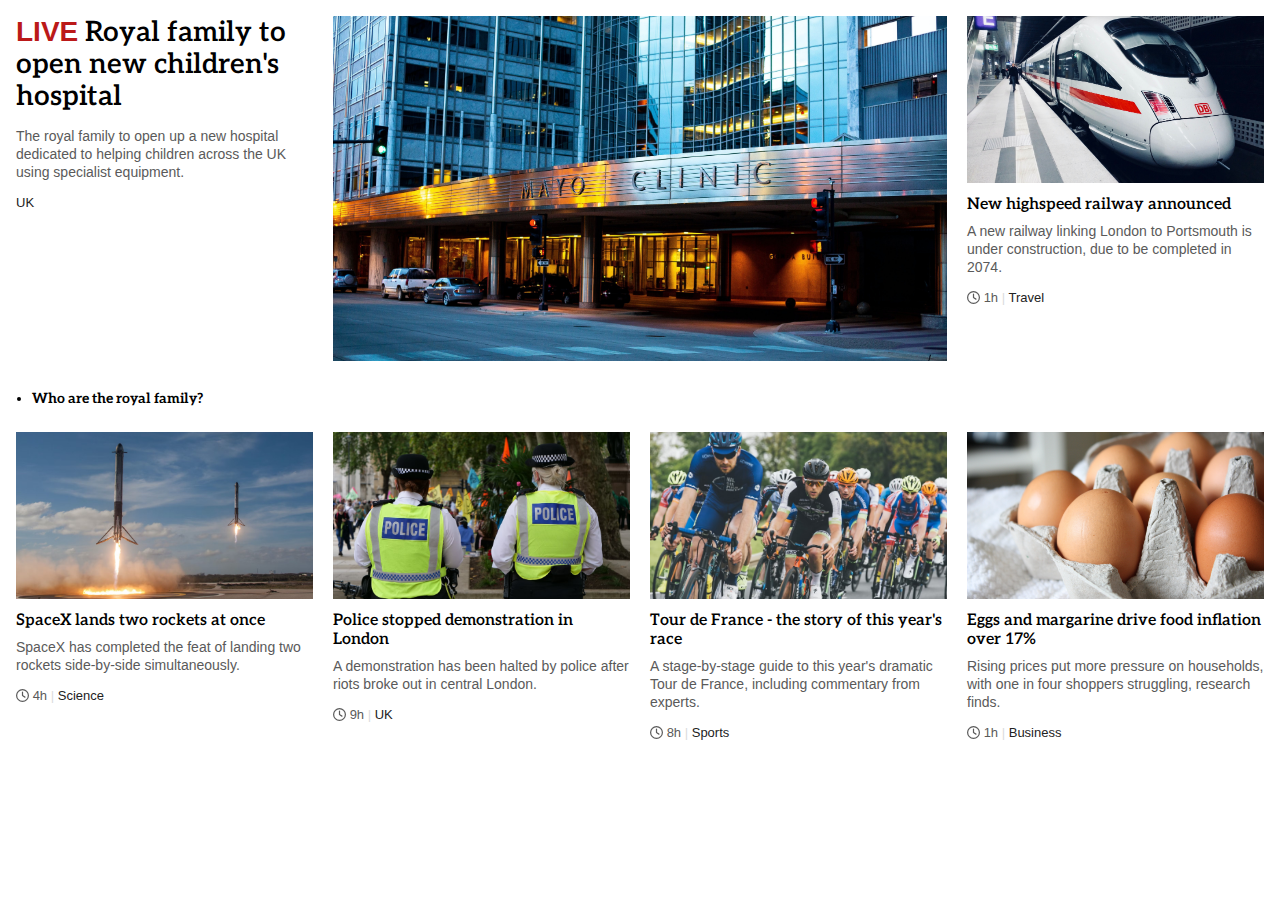
<file: Article-Scrimba/index.html>
<!DOCTYPE html>
<html>
  <head>
    <title></title>
    <link rel="stylesheet" href="index.css" />
    <link rel="preconnect" href="https://fonts.googleapis.com" />
    <link rel="preconnect" href="https://fonts.gstatic.com" crossorigin />
    <link
      href="https://fonts.googleapis.com/css2?family=Aleo:wght@400;700&Open+Sans:wght@300;400;600;700&display=swap"
      rel="stylesheet"
    />
  </head>
  <body>
    <main class="grid">
      <article class="featured-article">
        <div class="featured-article-text">
          <h2>
            <span class="live"> LIVE</span>Royal family to open new children's
            hospital
          </h2>
          <p>
            The royal family to open up a new hospital dedicated to helping
            children across the UK using specialist equipment.
          </p>
          <div class="meta-info">
            <span class="category">UK</span>
          </div>
        </div>

        <div class="featured-article-img">
          <!-- Image Credit: https://unsplash.com/@solenfeyissa -->
          <img src="assets/hospital.jpg" alt="hospital entrance" />
        </div>
      </article>

      <article class="second-row">
        <ul>
          <li>Who are the royal family?</li>
        </ul>
      </article>

      <article class="regular-article">
        <!-- Image Credit: https://unsplash.com/@pixeldan -->
        <img src="assets/train.jpg" alt="train at station" />
        <h3>New highspeed railway announced</h3>
        <p>
          A new railway linking London to Portsmouth is under construction, due
          to be completed in 2074.
        </p>
        <div class="meta-info">
          <img class="icon" src="assets/clock-regular.svg" />
          <span class="time">1h </span>
          <span class="divider">|</span>
          <span class="category"> Travel </span>
        </div>
      </article>

      <article class="regular-article">
        <!-- Image Credit: https://unsplash.com/@spacex -->
        <img src="assets/rockets.jpg" alt="two rockets landing" />
        <h3>SpaceX lands two rockets at once</h3>
        <p>
          SpaceX has completed the feat of landing two rockets side-by-side
          simultaneously.
        </p>
        <div class="meta-info">
          <img class="icon" src="assets/clock-regular.svg" />
          <span class="time">4h </span>
          <span class="divider">|</span>
          <span class="category"> Science </span>
        </div>
      </article>

      <article class="regular-article">
        <!-- Image Credit: https://unsplash.com/@ethanrwilkinson  -->
        <img src="assets/police.jpg" alt="police" />
        <h3>Police stopped demonstration in London</h3>
        <p>
          A demonstration has been halted by police after riots broke out in
          central London.
        </p>
        <div class="meta-info">
          <img class="icon" src="assets/clock-regular.svg" />
          <span class="time">9h </span>
          <span class="divider">|</span>
          <span class="category"> UK </span>
        </div>
      </article>

      <article class="regular-article">
        <!-- Image Credit: https://unsplash.com/@markusspiske -->
        <img src="assets/cyclists.jpg" alt="sports cyclists on a road" />
        <h3>Tour de France - the story of this year's race</h3>
        <p>
          A stage-by-stage guide to this year's dramatic Tour de France,
          including commentary from experts.
        </p>
        <div class="meta-info">
          <img class="icon" src="assets/clock-regular.svg" />
          <span class="time">8h </span>
          <span class="divider">|</span>
          <span class="category"> Sports </span>
        </div>
      </article>

      <article class="regular-article">
        <img src="assets/eggs.jpg" alt="eggs in a box" />
        <!-- Image Credit: https://unsplash.com/@morganeper -->
        <h3>Eggs and margarine drive food inflation over 17%</h3>
        <p>
          Rising prices put more pressure on households, with one in four
          shoppers struggling, research finds.
        </p>
        <div class="meta-info">
          <img class="icon" src="assets/clock-regular.svg" />
          <span class="time">1h </span>
          <span class="divider">|</span>
          <span class="category"> Business </span>
        </div>
      </article>
    </main>
  </body>
</html>
</file>
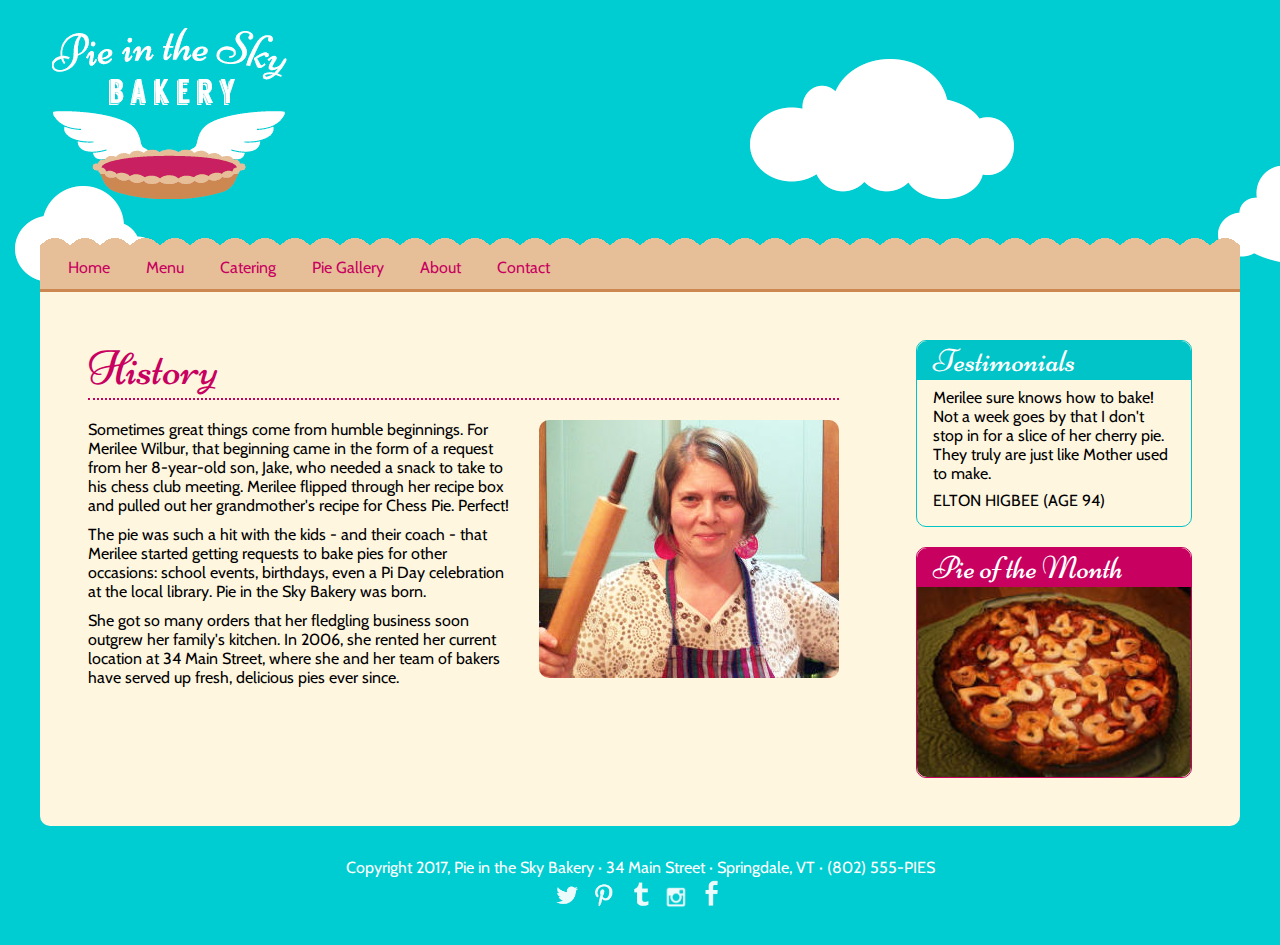
<file: Flexbox-bakery/Index.html>
<!DOCTYPE html>
<html lang="en">
  <head>
    <meta charset="UTF-8" />
    <meta name="viewport" content="width=device-width, initial-scale=1.0" />
    <meta http-equiv="X-UA-Compatible" content="ie=edge" />
    <title>Pie in the Sky Bakery, Springdale, VT</title>
    <link rel="stylesheet" href="Index.css" />
    <link
      href="https://fonts.googleapis.com/css?family=Cabin"
      rel="stylesheet"
    />
    <link
      href="https://fonts.googleapis.com/css?family=Niconne"
      rel="stylesheet"
    />
  </head>

  <body>
    <div class="wrapper">
      <header>
        <a href="#"
          ><img
            src="Images/logo.png"
            alt="Pie in the Sky Bakery, Springdale, VT. Click for home."
        /></a>
      </header>

      <nav>
        <ul>
          <li><a href="#">Home</a></li>
          <li><a href="#">Menu</a></li>
          <li><a href="#">Catering</a></li>
          <li><a href="#">Pie Gallery</a></li>
          <li><a href="#">About</a></li>
          <li><a href="#">Contact</a></li>
        </ul>
      </nav>

      <div class="main">
        <article>
          <h2>History</h2>
          <p>
            <img src="Images/merilee.jpg" />
            Sometimes great things come from humble beginnings. For Merilee
            Wilbur, that beginning came in the form of a request from her
            8-year-old son, Jake, who needed a snack to take to his chess club
            meeting. Merilee flipped through her recipe box and pulled out her
            grandmother's recipe for Chess Pie. Perfect!
          </p>
          <p>
            The pie was such a hit with the kids - and their coach - that
            Merilee started getting requests to bake pies for other occasions:
            school events, birthdays, even a Pi Day celebration at the local
            library. Pie in the Sky Bakery was born.
          </p>
          <p>
            She got so many orders that her fledgling business soon outgrew her
            family's kitchen. In 2006, she rented her current location at 34
            Main Street, where she and her team of bakers have served up fresh,
            delicious pies ever since.
          </p>
        </article>
        <section>
          <aside class="side">
            <h3>Testimonials</h3>
            <blockquote>
              <p>
                Merilee sure knows how to bake! Not a week goes by that I don't
                stop in for a slice of her cherry pie. They truly are just like
                Mother used to make.
              </p>
              <cite>Elton Higbee (age 94)</cite>
            </blockquote>
          </aside>
          <aside class="side">
            <h3>Pie of the Month</h3>
            <img
              src="Images/pi-day.jpg"
              alt="Pi Day Pie with Strawberry filling."
            />
          </aside>
        </section>
      </div>

      <footer>
        <p>
          Copyright 2017, Pie in the Sky Bakery &#183; 34 Main Street &#183;
          Springdale, VT &#183; <a href="tel:802-555-7437">(802) 555-PIES</a>
        </p>
        <p>
          <a href="http://www.twitter.com" target="_blank"
            ><img src="Images/twitter1.png" alt="Twitter."
          /></a>
          <a href="http://www.pinterest.com" target="_blank"
            ><img src="Images/pin2.png" alt="Pinterest."
          /></a>
          <a href="http://www.tumblr.com" target="_blank"
            ><img src="Images/tumblr3.png" alt="Tumblr."
          /></a>
          <a href="http://www.instagram.com" target="_blank"
            ><img src="Images/insta4.png" alt="Instagram."
          /></a>
          <a href="http://www.facebook.com" target="_blank"
            ><img src="Images/fb5.png" alt="Facebook."
          /></a>
        </p>
      </footer>
    </div>
  </body>
</html>
</file>
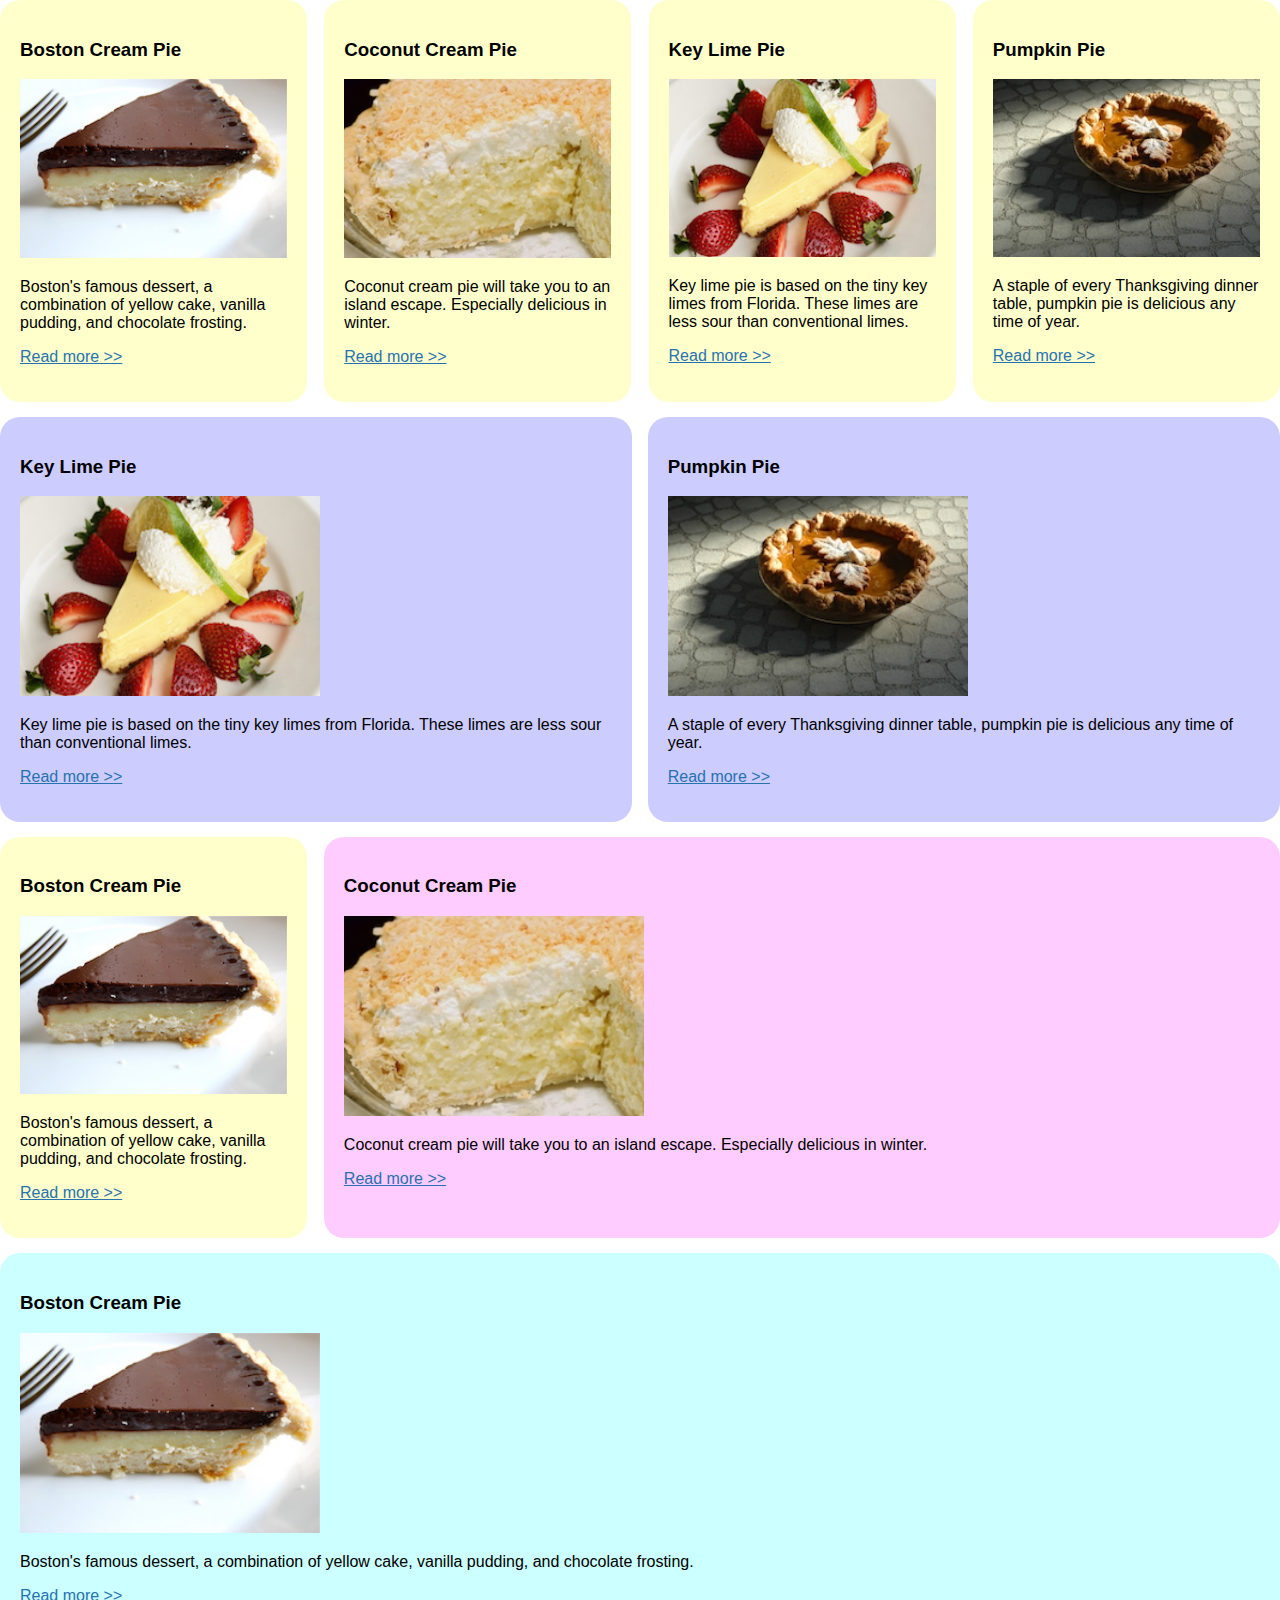
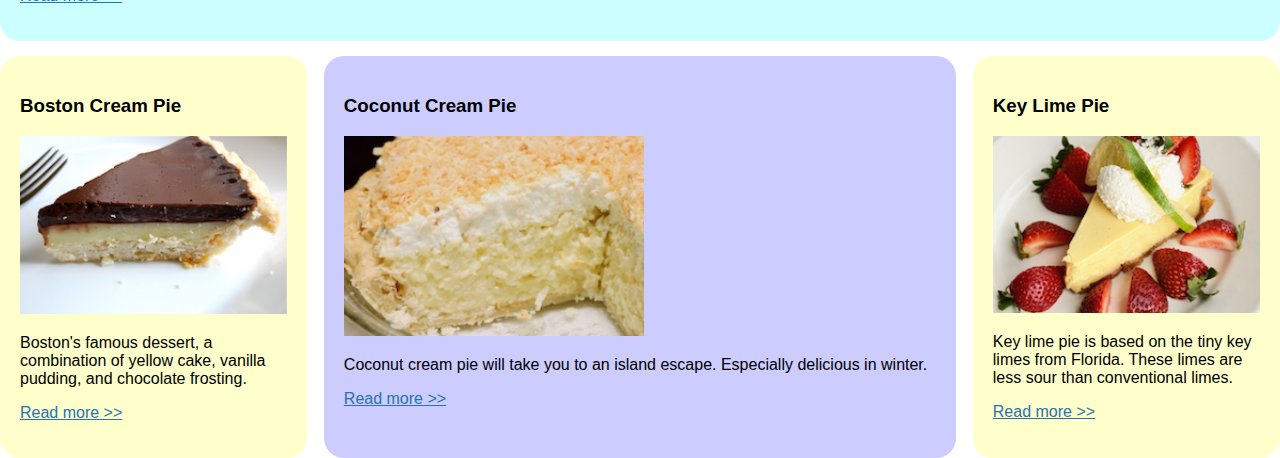
<file: Flexbox-cards/Index.html>
<!DOCTYPE html>
<html lang="en">
  <head>
    <meta charset="UTF-8" />
    <meta name="viewport" content="width=device-width, initial-scale=1.0" />
    <meta http-equiv="X-UA-Compatible" content="ie=edge" />
    <title>Flex</title>
    <link rel="stylesheet" href="Index.css" />
  </head>

  <body>
    <div class="main">
      <div class="row">
        <article class="yellow">
          <h3>Boston Cream Pie</h3>
          <img src="Images/boston-cream.jpg" />
          <p>
            Boston's famous dessert, a combination of yellow cake, vanilla
            pudding, and chocolate frosting.
          </p>
          <p><a href="#">Read more >></a></p>
        </article>

        <article class="yellow">
          <h3>Coconut Cream Pie</h3>
          <img src="Images/coconut-cream.jpg" />
          <p>
            Coconut cream pie will take you to an island escape. Especially
            delicious in winter.
          </p>
          <p><a href="#">Read more >></a></p>
        </article>

        <article class="yellow">
          <h3>Key Lime Pie</h3>
          <img src="Images/keylime-pie.jpg" />
          <p>
            Key lime pie is based on the tiny key limes from Florida. These
            limes are less sour than conventional limes.
          </p>
          <p><a href="#">Read more >></a></p>
        </article>

        <article class="yellow">
          <h3>Pumpkin Pie</h3>
          <img src="Images/pumpkin-pie.jpg" />
          <p>
            A staple of every Thanksgiving dinner table, pumpkin pie is
            delicious any time of year.
          </p>
          <p><a href="#">Read more >></a></p>
        </article>
      </div>
      <div class="row">
        <article class="purple">
          <h3>Key Lime Pie</h3>
          <img src="Images/keylime-pie.jpg" />
          <p>
            Key lime pie is based on the tiny key limes from Florida. These
            limes are less sour than conventional limes.
          </p>
          <p><a href="#">Read more >></a></p>
        </article>

        <article class="purple">
          <h3>Pumpkin Pie</h3>
          <img src="Images/pumpkin-pie.jpg" />
          <p>
            A staple of every Thanksgiving dinner table, pumpkin pie is
            delicious any time of year.
          </p>
          <p><a href="#">Read more >></a></p>
        </article>
      </div>

      <div class="row">
        <article class="yellow tab order-second">
          <h3>Boston Cream Pie</h3>
          <img src="Images/boston-cream.jpg" />
          <p>
            Boston's famous dessert, a combination of yellow cake, vanilla
            pudding, and chocolate frosting.
          </p>
          <p><a href="#">Read more >></a></p>
        </article>

        <article class="pink order-first">
          <h3>Coconut Cream Pie</h3>
          <img src="Images/coconut-cream.jpg" />
          <p>
            Coconut cream pie will take you to an island escape. Especially
            delicious in winter.
          </p>
          <p><a href="#">Read more >></a></p>
        </article>
      </div>
      <div class="row">
        <article class="blue">
          <h3>Boston Cream Pie</h3>
          <img src="Images/boston-cream.jpg" />
          <p>
            Boston's famous dessert, a combination of yellow cake, vanilla
            pudding, and chocolate frosting.
          </p>
          <p><a href="#">Read more >></a></p>
        </article>
      </div>
      <div class="row">
        <article class="yellow order-second">
          <h3>Boston Cream Pie</h3>
          <img src="Images/boston-cream.jpg" />
          <p>
            Boston's famous dessert, a combination of yellow cake, vanilla
            pudding, and chocolate frosting.
          </p>
          <p><a href="#">Read more >></a></p>
        </article>

        <article class="purple tab order-first">
          <h3>Coconut Cream Pie</h3>
          <img src="Images/coconut-cream.jpg" />
          <p>
            Coconut cream pie will take you to an island escape. Especially
            delicious in winter.
          </p>
          <p><a href="#">Read more >></a></p>
        </article>

        <article class="yellow order-third">
          <h3>Key Lime Pie</h3>
          <img src="Images/keylime-pie.jpg" />
          <p>
            Key lime pie is based on the tiny key limes from Florida. These
            limes are less sour than conventional limes.
          </p>
          <p><a href="#">Read more >></a></p>
        </article>
      </div>
    </div>
  </body>
</html>
</file>
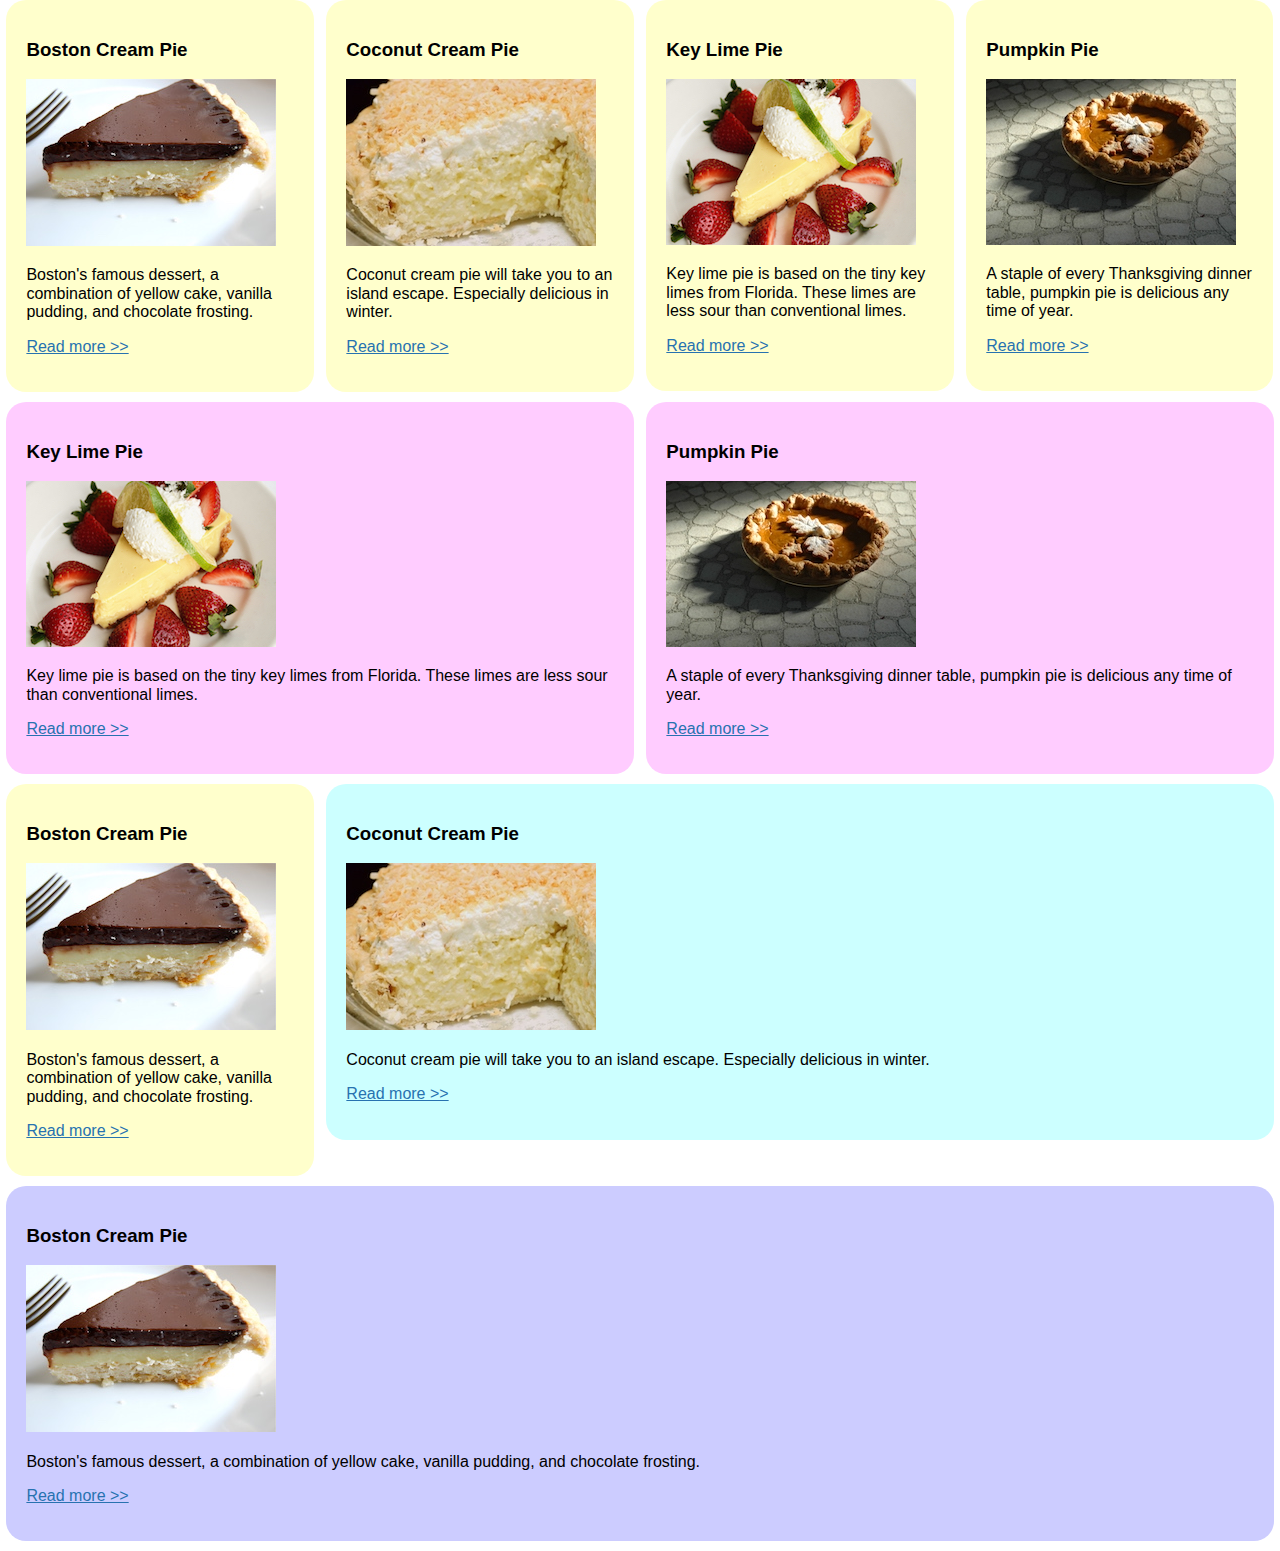
<file: Float-cards/Index.html>
<!DOCTYPE html>
<html lang="en">
  <head>
    <meta charset="UTF-8" />
    <meta name="viewport" content="width=device-width, initial-scale=1.0" />
    <meta http-equiv="X-UA-Compatible" content="ie=edge" />
    <title>Front-End-Master</title>
    <link rel="stylesheet" href="Index.css" />
    <link rel="stylesheet" href="normalize.css" />
  </head>

  <body>
    <div class="main">
      <div class="row">
        <article class="yellow">
          <h3>Boston Cream Pie</h3>
          <img src="Images\boston-cream.jpg" alt="No Image" />
          <p>
            Boston's famous dessert, a combination of yellow cake, vanilla
            pudding, and chocolate frosting.
          </p>
          <p><a href="#">Read more >></a></p>
        </article>

        <article class="yellow">
          <h3>Coconut Cream Pie</h3>
          <img src="Images\coconut-cream.jpg" alt="No Image" />
          <p>
            Coconut cream pie will take you to an island escape. Especially
            delicious in winter.
          </p>
          <p><a href="#">Read more >></a></p>
        </article>

        <article class="yellow">
          <h3>Key Lime Pie</h3>
          <img src="Images\keylime-pie.jpg" alt="No Image" />
          <p>
            Key lime pie is based on the tiny key limes from Florida. These
            limes are less sour than conventional limes.
          </p>
          <p><a href="#">Read more >></a></p>
        </article>

        <article class="yellow">
          <h3>Pumpkin Pie</h3>
          <img src="Images\pumpkin-pie.jpg" alt="No Image" />
          <p>
            A staple of every Thanksgiving dinner table, pumpkin pie is
            delicious any time of year.
          </p>
          <p><a href="#">Read more >></a></p>
        </article>
      </div>
      <div class="row">
        <article class="pink">
          <h3>Key Lime Pie</h3>
          <img src="Images\keylime-pie.jpg" alt="No Image" />
          <p>
            Key lime pie is based on the tiny key limes from Florida. These
            limes are less sour than conventional limes.
          </p>
          <p><a href="#">Read more >></a></p>
        </article>

        <article class="pink">
          <h3>Pumpkin Pie</h3>
          <img src="Images\pumpkin-pie.jpg" alt="No Image" />
          <p>
            A staple of every Thanksgiving dinner table, pumpkin pie is
            delicious any time of year.
          </p>
          <p><a href="#">Read more >></a></p>
        </article>
      </div>
      <div class="row">
        <article class="yellow col-3">
          <h3>Boston Cream Pie</h3>
          <img src="Images\boston-cream.jpg" alt="No Image" />
          <p>
            Boston's famous dessert, a combination of yellow cake, vanilla
            pudding, and chocolate frosting.
          </p>
          <p><a href="#">Read more >></a></p>
        </article>

        <article class="blue">
          <h3>Coconut Cream Pie</h3>
          <img src="Images\coconut-cream.jpg" alt="No Image" />
          <p>
            Coconut cream pie will take you to an island escape. Especially
            delicious in winter.
          </p>
          <p><a href="#">Read more >></a></p>
        </article>
      </div>
      <div class="row">
        <article class="purple">
          <h3>Boston Cream Pie</h3>
          <img src="Images\boston-cream.jpg" alt="No Image" />
          <p>
            Boston's famous dessert, a combination of yellow cake, vanilla
            pudding, and chocolate frosting.
          </p>
          <p><a href="#">Read more >></a></p>
        </article>
      </div>
    </div>
  </body>
</html>
</file>
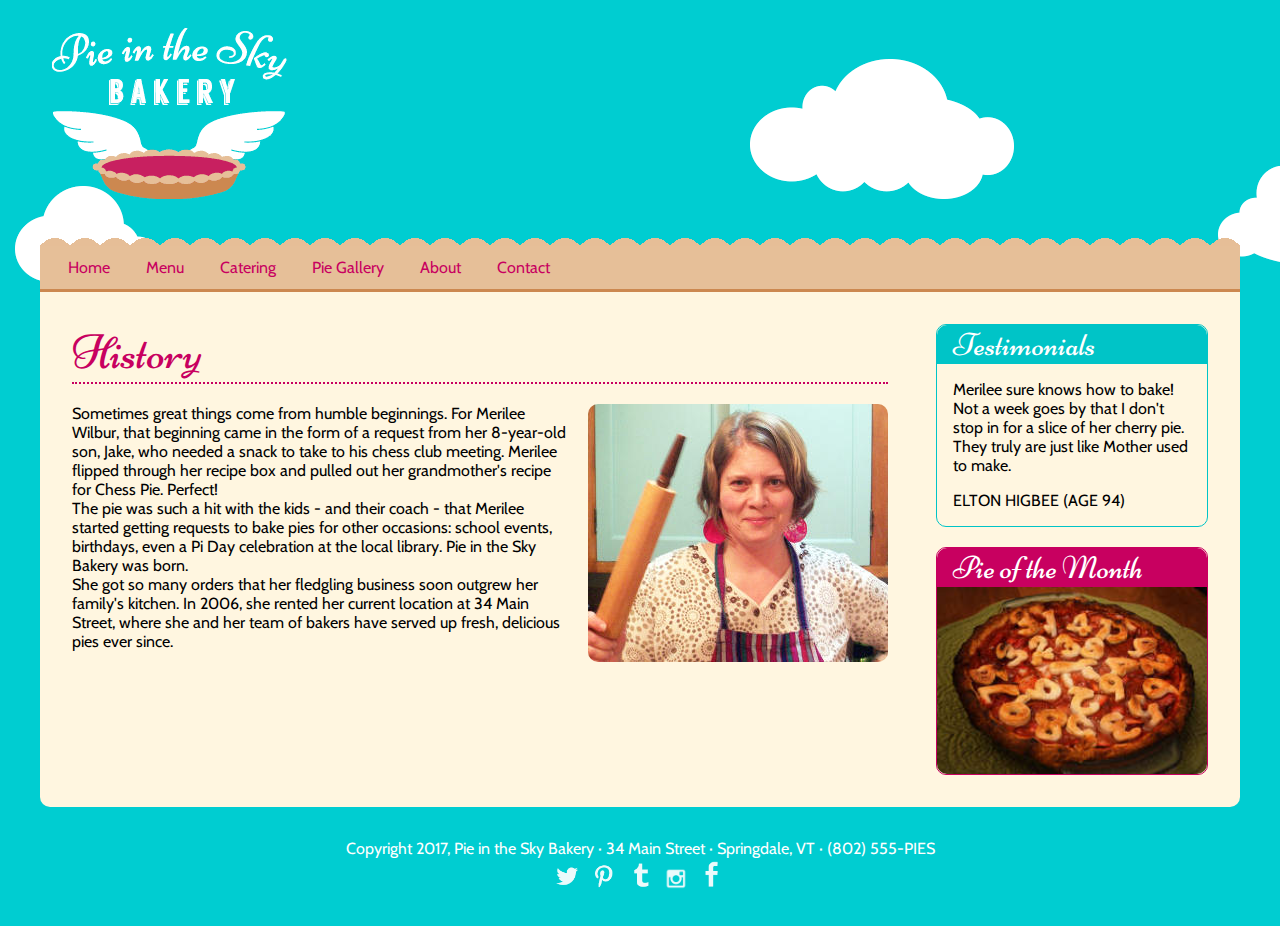
<file: Grid-bakery/Index.html>
<!DOCTYPE html>
<html lang="en">
  <head>
    <meta charset="UTF-8" />
    <meta name="viewport" content="width=device-width, initial-scale=1.0" />
    <meta http-equiv="X-UA-Compatible" content="ie=edge" />
    <title>Pie in the Sky Bakery, Springdale, VT</title>
    <link rel="stylesheet" href="Index.css" />
    <link
      href="https://fonts.googleapis.com/css?family=Cabin"
      rel="stylesheet"
    />
    <link
      href="https://fonts.googleapis.com/css?family=Niconne"
      rel="stylesheet"
    />
  </head>

  <body>
    <div class="wrapper">
      <header>
        <a href="#"
          ><img
            src="Images/logo.png"
            alt="Pie in the Sky Bakery, Springdale, VT. Click for home."
        /></a>
      </header>

      <nav>
        <ul>
          <li><a href="#">Home</a></li>
          <li><a href="#">Menu</a></li>
          <li><a href="#">Catering</a></li>
          <li><a href="#">Pie Gallery</a></li>
          <li><a href="#">About</a></li>
          <li><a href="#">Contact</a></li>
        </ul>
      </nav>

      <div class="main">
        <article>
          <h2>History</h2>
          <p>
            <img src="Images/merilee.jpg" />
            Sometimes great things come from humble beginnings. For Merilee
            Wilbur, that beginning came in the form of a request from her
            8-year-old son, Jake, who needed a snack to take to his chess club
            meeting. Merilee flipped through her recipe box and pulled out her
            grandmother's recipe for Chess Pie. Perfect!
          </p>
          <p>
            The pie was such a hit with the kids - and their coach - that
            Merilee started getting requests to bake pies for other occasions:
            school events, birthdays, even a Pi Day celebration at the local
            library. Pie in the Sky Bakery was born.
          </p>
          <p>
            She got so many orders that her fledgling business soon outgrew her
            family's kitchen. In 2006, she rented her current location at 34
            Main Street, where she and her team of bakers have served up fresh,
            delicious pies ever since.
          </p>
        </article>
        <section>
          <aside>
            <h3>Testimonials</h3>
            <blockquote>
              <p>
                Merilee sure knows how to bake! Not a week goes by that I don't
                stop in for a slice of her cherry pie. They truly are just like
                Mother used to make.
              </p>
              <cite>Elton Higbee (age 94)</cite>
            </blockquote>
          </aside>
          <aside>
            <h3>Pie of the Month</h3>
            <img
              src="Images/pi-day.jpg"
              alt="Pi Day Pie with Strawberry filling."
            />
          </aside>
        </section>
      </div>

      <footer>
        <div>
          <p>
            Copyright 2017, Pie in the Sky Bakery &#183; 34 Main Street &#183;
            Springdale, VT &#183; <a href="tel:802-555-7437">(802) 555-PIES</a>
          </p>
          <p>
            <a href="http://www.twitter.com" target="_blank"
              ><img src="Images/twitter1.png" alt="Twitter."
            /></a>
            <a href="http://www.pinterest.com" target="_blank"
              ><img src="Images/pin2.png" alt="Pinterest."
            /></a>
            <a href="http://www.tumblr.com" target="_blank"
              ><img src="Images/tumblr3.png" alt="Tumblr."
            /></a>
            <a href="http://www.instagram.com" target="_blank"
              ><img src="Images/insta4.png" alt="Instagram."
            /></a>
            <a href="http://www.facebook.com" target="_blank"
              ><img src="Images/fb5.png" alt="Facebook."
            /></a>
          </p>
        </div>
      </footer>
    </div>
  </body>
</html>
</file>
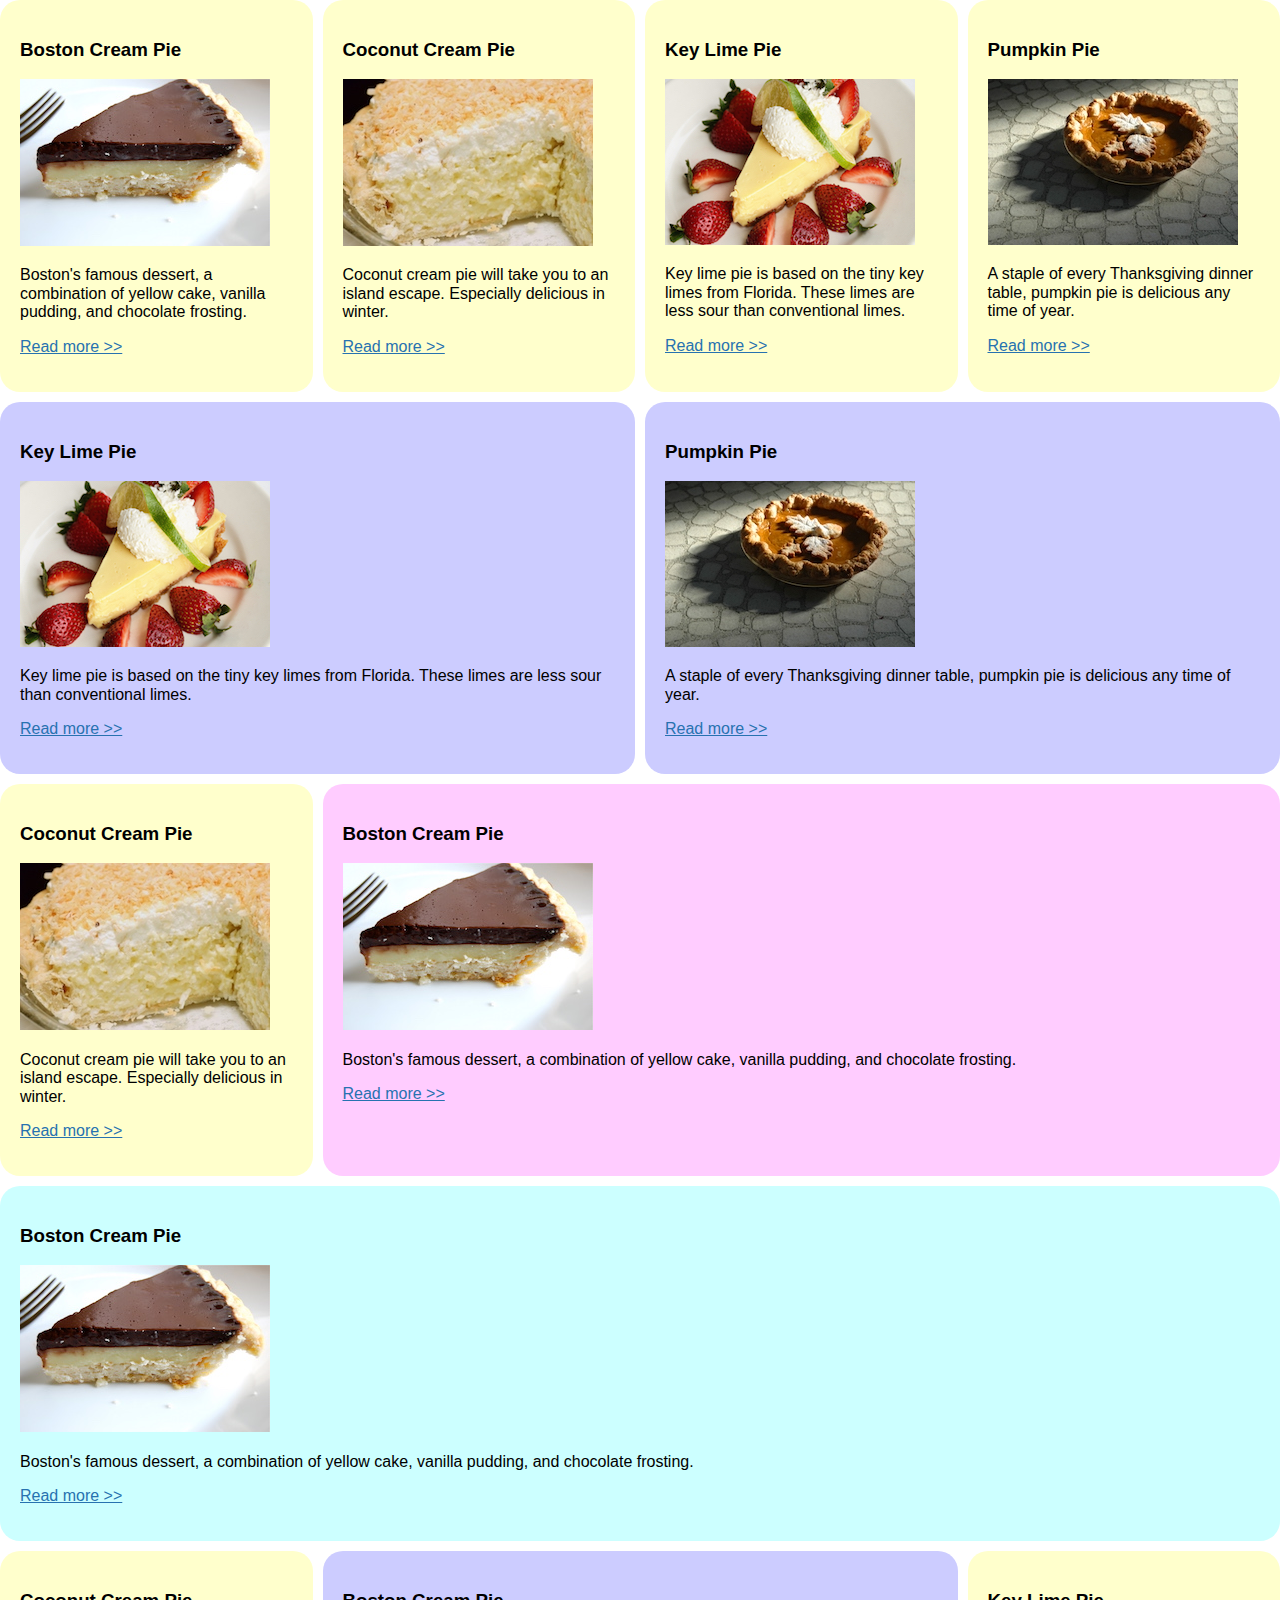
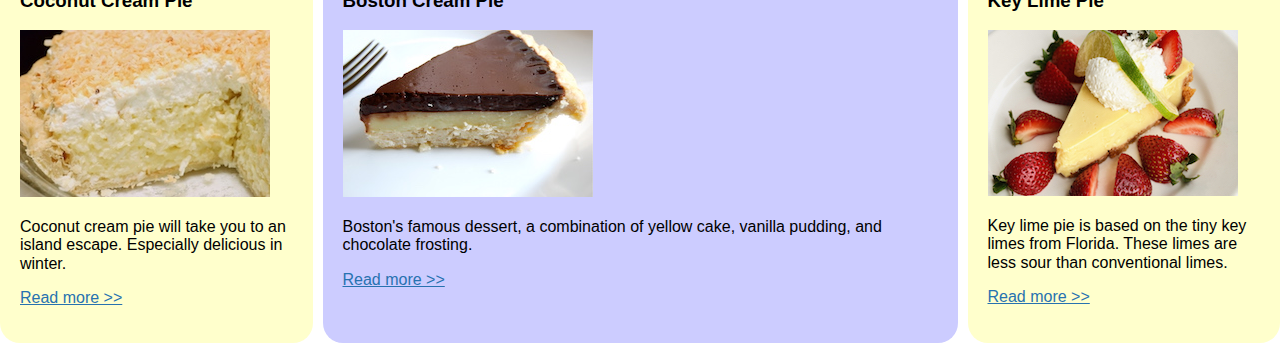
<file: Grid-cards/Index.html>
<!DOCTYPE html>
<html lang="en">
  <head>
    <meta charset="UTF-8" />
    <title>Grid</title>
    <meta name="viewport" content="width=device-width, initial-scale=1.0" />
    <link rel="stylesheet" href="Index.css" />
    <link rel="stylesheet" href="Normalize.css" />
  </head>
  <body>
    <div class="wrapper">
      <article class="col-1">
        <h3>Boston Cream Pie</h3>
        <img src="Images/boston-cream.jpg" alt="Boston creme pie." />
        <p>
          Boston's famous dessert, a combination of yellow cake, vanilla
          pudding, and chocolate frosting.
        </p>
        <p><a href="#">Read more &gt;&gt;</a></p>
      </article>
      <article class="col-2">
        <h3>Coconut Cream Pie</h3>
        <img src="Images/coconut-cream.jpg" alt="Coconut cream pie." />
        <p>
          Coconut cream pie will take you to an island escape. Especially
          delicious in winter.
        </p>
        <p><a href="#">Read more &gt;&gt;</a></p>
      </article>
      <article class="col-3">
        <h3>Key Lime Pie</h3>
        <img src="Images/keylime-pie.jpg" alt="Key lime pie." />
        <p>
          Key lime pie is based on the tiny key limes from Florida. These limes
          are less sour than conventional limes.
        </p>
        <p><a href="#">Read more &gt;&gt;</a></p>
      </article>
      <article class="col-4">
        <h3>Pumpkin Pie</h3>
        <img src="Images/pumpkin-pie.jpg" alt="Pumpkin pie." />
        <p>
          A staple of every Thanksgiving dinner table, pumpkin pie is delicious
          any time of year.
        </p>
        <p><a href="#">Read more &gt;&gt;</a></p>
      </article>
      <article class="col-5">
        <h3>Key Lime Pie</h3>
        <img src="Images/keylime-pie.jpg" alt="Key lime pie." />
        <p>
          Key lime pie is based on the tiny key limes from Florida. These limes
          are less sour than conventional limes.
        </p>
        <p><a href="#">Read more &gt;&gt;</a></p>
      </article>
      <article class="col-6">
        <h3>Pumpkin Pie</h3>
        <img src="Images/pumpkin-pie.jpg" alt="Pumpkin pie." />
        <p>
          A staple of every Thanksgiving dinner table, pumpkin pie is delicious
          any time of year.
        </p>
        <p><a href="#">Read more &gt;&gt;</a></p>
      </article>
      <article class="col-7">
        <h3>Coconut Cream Pie</h3>
        <img src="Images/coconut-cream.jpg" alt="Coconut cream pie." />
        <p>
          Coconut cream pie will take you to an island escape. Especially
          delicious in winter.
        </p>
        <p><a href="#">Read more &gt;&gt;</a></p>
      </article>
      <article class="col-8">
        <h3>Boston Cream Pie</h3>
        <img src="Images/boston-cream.jpg" alt="Boston creme pie." />
        <p>
          Boston's famous dessert, a combination of yellow cake, vanilla
          pudding, and chocolate frosting.
        </p>
        <p><a href="#">Read more &gt;&gt;</a></p>
      </article>
      <article class="col-9">
        <h3>Boston Cream Pie</h3>
        <img src="Images/boston-cream.jpg" alt="Boston creme pie." />
        <p>
          Boston's famous dessert, a combination of yellow cake, vanilla
          pudding, and chocolate frosting.
        </p>
        <p><a href="#">Read more &gt;&gt;</a></p>
      </article>
      <article class="col-10">
        <h3>Coconut Cream Pie</h3>
        <img src="Images/coconut-cream.jpg" alt="Coconut cream pie." />
        <p>
          Coconut cream pie will take you to an island escape. Especially
          delicious in winter.
        </p>
        <p><a href="#">Read more &gt;&gt;</a></p>
      </article>
      <article class="col-11">
        <h3>Boston Cream Pie</h3>
        <img src="Images/boston-cream.jpg" alt="Boston creme pie." />
        <p>
          Boston's famous dessert, a combination of yellow cake, vanilla
          pudding, and chocolate frosting.
        </p>
        <p><a href="#">Read more &gt;&gt;</a></p>
      </article>
      <article class="col-12">
        <h3>Key Lime Pie</h3>
        <img src="Images/keylime-pie.jpg" alt="Key lime pie." />
        <p>
          Key lime pie is based on the tiny key limes from Florida. These limes
          are less sour than conventional limes.
        </p>
        <p><a href="#">Read more &gt;&gt;</a></p>
      </article>
    </div>
  </body>
</html>
</file>
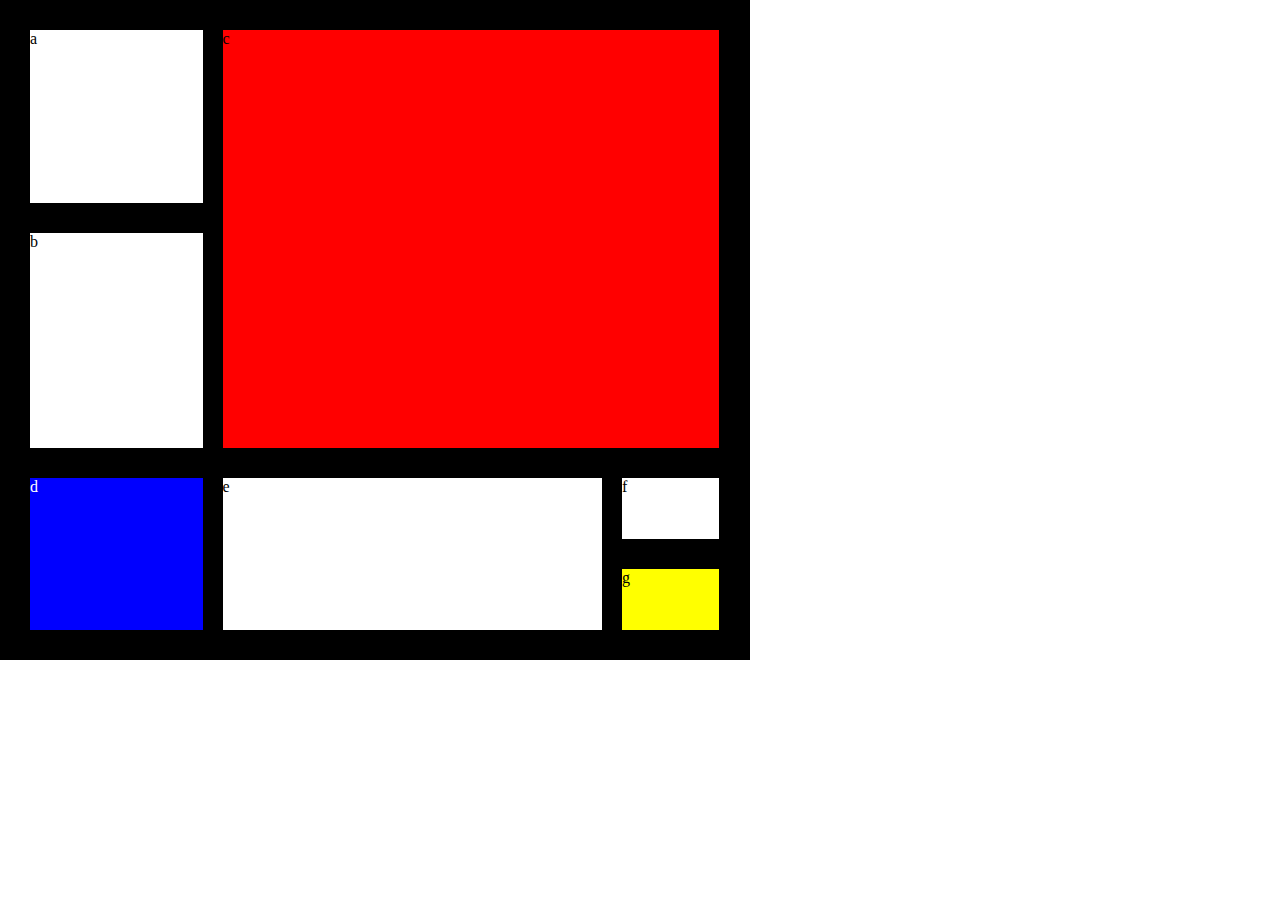
<file: Grid-layout-and-media-query/Index.html>
<!DOCTYPE html>
<html lang="en">
  <head>
    <meta charset="UTF-8" />
    <meta name="viewport" content="width=device-width, initial-scale=1.0" />
    <meta http-equiv="X-UA-Compatible" content="ie=edge" />
    <title>Document</title>
    <link rel="stylesheet" href="index.css" />
  </head>
  <body>
    <div class="wrapper">
      <div class="a">a</div>
      <div class="b">b</div>
      <div class="c">c</div>
      <div class="d">d</div>
      <div class="e">e</div>
      <div class="f">f</div>
      <div class="g">g</div>
    </div>
  </body>
</html>
</file>
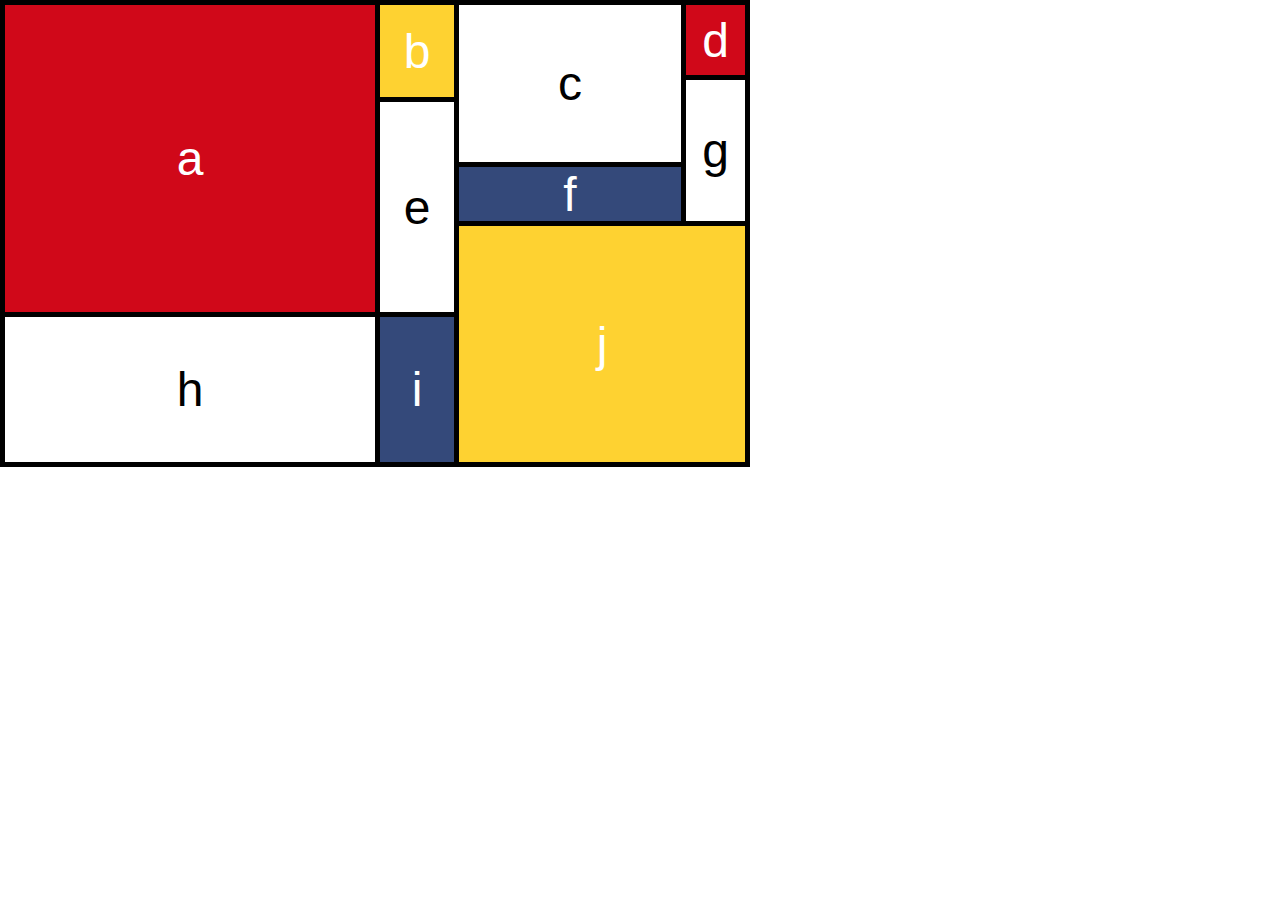
<file: Grid-layout/index.html>
<!DOCTYPE html>
<html lang="en">
  <head>
    <meta charset="UTF-8" />
    <meta name="viewport" content="width=device-width, initial-scale=1.0" />
    <meta http-equiv="X-UA-Compatible" content="ie=edge" />
    <title>Css Grid Layout</title>
    <link rel="stylesheet" href="index.css" />
  </head>
  <body>
    <div class="wrapper">
      <div class="a">a</div>
      <div class="b">b</div>
      <div class="c">c</div>
      <div class="d">d</div>
      <div class="e">e</div>
      <div class="f">f</div>
      <div class="g">g</div>
      <div class="h">h</div>
      <div class="i">i</div>
      <div class="j">j</div>
    </div>
  </body>
</html>
</file>
<file: Article-Scrimba/index.css>
* {
  font-family: "Open Sans", sans-serif;
}

body {
  margin: 0;
  padding: 1em;
}

h2,
h3,
li {
  font-family: "Aleo", serif;
  font-weight: 700;
}

h2 {
  font-size: 28px;
  line-height: 32px;
  font-weight: 600;
  margin-top: 0;
  margin-bottom: 0.5em;
}

h3 {
  font-size: 16px;
  font-weight: 600;
  margin-top: 0.5em;
  margin-bottom: 0.5em;
}

p {
  font-size: 14px;
  line-height: 18px;
  font-weight: 400;
  margin-top: 0;
  color: #5a5a5a;
}

ul {
  padding: 0.3em 1em;
  margin: 0;
}

li {
  font-weight: bold;
  font-size: 14px;
}

img {
  width: 100%;
}

.meta-info {
  font-size: 13px;
}

.divider {
  color: #dbdbdb;
}

.time {
  color: #5a5a5a;
}

.category {
  color: #222;
}

.live {
  color: #bb1919;
  font-weight: 700;
  margin-right: 0.25em;
}

.icon {
  height: 13px;
  width: 13px;
  display: inline-block;
  margin-bottom: -2px;
  filter: invert(32%) sepia(8%) saturate(0%) hue-rotate(174deg) brightness(93%)
    contrast(74%);
}

/* 
Need help? Visit this page: https://scrimba.com/links/bbc-news-solo-project-hints 

WRITE YOUR CODE BELOW 👇
*/

.grid {
  display: grid;
  grid-template-columns: repeat(4, 1fr);
  gap: 20px;
  grid-template-areas:
    "Feature Feature Feature ."
    "Second Second Second Second";
}

.featured-article {
  display: grid;
  grid-template-columns: repeat(3, 1fr);
  gap: 20px;
  grid-area: Feature;
}

.featured-article-img {
  grid-column: 2 / -1;
}

.second-row {
  grid-area: Second;
}

@media only screen and (max-width: 768px) {
  .grid {
    display: flex;
    flex-direction: column;
  }

  .featured-article {
    display: flex;
    flex-direction: column;
  }
}
</file>
<file: Flexbox-bakery/Index.css>
html,
body {
  margin: 0;
  box-sizing: border-box;
  font-family: "Cabin";
  background-image: url("Images/clouds.png");
}

*,
*:after,
*:before {
  box-sizing: inherit;
}

h1,
h2,
h3,
h4,
h5,
h6 {
  margin: 0;
  font-family: "Niconne", cursive;
  font-weight: normal;
  color: #c80060;
}

p {
  margin: 0;
}

.wrapper {
  width: 97%;
  max-width: 1200px;
  margin: auto;
}

.wrapper > header,
.wrapper > nav,
.wrapper > div,
.wrapper > footer {
  display: flex;
}

header {
  margin: 20px 0px;
}

nav {
  background: url("Images/scallop.png") repeat-x;
}

nav ul {
  flex: 1;
  padding: 0.75em;
  margin: 12px 0 0 0;
  background-color: #e6bf98;
  border-bottom: 3px solid #cc8850;
  list-style-type: none;
  overflow: auto;
}

nav li {
  display: inline;
}

nav a {
  padding: 0em 1em 0em 1em;
  color: #c80060;
  text-decoration: none;
}

nav a:hover {
  color: #00c4c7;
}

.main {
  padding: 4%;
  justify-content: space-between;
  background-color: #fff6e0;
  border-radius: 0 0 10px 10px;
}

article {
  flex: 0 1 68%;
}

article h2 {
  margin-bottom: 20px;
  font-size: 3em;
  border-bottom: 2px dotted #c80060;
}

article p {
  margin: 10px 0;
}

article img {
  float: right;
  flex: 1 1 250px;
  margin: 0px 0px 20px 20px;
  border-radius: 10px;
}

section {
  display: flex;
  flex: 0 0 25%;
  flex-direction: column;
  gap: 20px;
}

aside {
  display: flex;
  flex-direction: column;
  border: 1px solid;
  border-radius: 10px;
}

aside h3 {
  margin: 0;
  padding-left: 0.5em;
  font-size: 32px;
  color: white;
  border-radius: 10px 10px 0px 0px;
}

aside:nth-child(odd) {
  border-color: #00c4c7;
}

aside:nth-child(even) {
  border-color: #c80060;
}

aside:nth-child(odd) h3 {
  background-color: #00c4c7;
}

aside:nth-child(even) h3 {
  background-color: #c80060;
}

aside blockquote {
  margin: 0px;
  padding: 0.5em 1em 1em 1em;
}

aside blockquote cite {
  display: block;
  font-style: normal;
  padding: 0.5em 0 0 0;
  text-transform: uppercase;
}

aside img {
  width: 100%;
  height: 100%;
  display: block;
  border-radius: 0px 0px 10px 10px;
  object-fit: cover;
}

footer {
  display: flex;
  flex-direction: column;
  align-items: center;
  justify-content: center;
  padding: 2em 0.5em;
  color: white;
  background-color: #00cdd1;
  border-radius: 10px;
  clear: both;
}

footer p {
  text-align: center;
}

footer img {
  width: 32px;
}

footer a {
  color: white;
  text-decoration: none;
}

@media (min-width: 550px) and (max-width: 849px) {
  .wrapper {
    max-width: 767px;
  }

  .main {
    flex-direction: column;
    gap: 20px;
  }

  article h2 {
    font-size: x-large;
  }

  section {
    flex-direction: row;
    justify-content: center;
  }

  aside {
    flex: 0 0 30%;
  }

  aside h3 {
    font-size: 1.17em;
  }
}

@media (min-width: 0px) and (max-width: 549px) {
  .wrapper {
    width: 100%;
  }

  nav li:nth-child(odd) {
    width: 50%;
    padding: 0.5em;
    float: left;
  }

  nav li:nth-child(even) {
    width: 50%;
    padding: 0.5em;
    float: right;
  }

  nav a {
    display: block;
    padding-left: 3.333333%;
  }

  .main {
    flex-direction: column;
    gap: 20px;
  }

  article h2 {
    font-size: x-large;
    border-bottom: none;
  }

  aside {
    flex: 0 0 100%;
  }

  aside h3 {
    font-size: 1.17em;
  }
}
</file>
<file: Flexbox-cards/Index.css>
html,
body {
  box-sizing: border-box;
  margin: 0px;
  font-family: Arial, Helvetica, sans-serif;
}

*,
*::after,
*::before {
  box-sizing: inherit;
}

img {
  width: 100%;
  max-width: 300px;
  object-fit: cover;
}

a {
  color: #2772b0;
}

.main {
  display: flex;
  flex-direction: column;
  row-gap: 15px;
}

.row {
  display: flex;
  flex-flow: row wrap;
  justify-content: space-between;
}

.yellow,
.purple,
.pink,
.blue {
  padding: 20px;
  border-radius: 20px;
}

.yellow {
  width: 24%;
  background-color: #ffc;
}

.purple {
  width: 49.4%;
  background-color: #ccf;
}

.pink {
  width: 74.7%;
  background-color: #fcf;
}

.blue {
  width: 100%;
  background-color: #cff;
}

@media (min-width: 480px) and (max-width: 786px) {
  img {
    width: 100%;
  }

  .row {
    row-gap: 10px;
  }

  .yellow,
  .purple {
    width: 49%;
  }

  .tab,
  .pink,
  .blue {
    width: 100%;
  }

  .order-first {
    order: 1;
  }

  .order-second {
    order: 2;
  }

  .order-third {
    order: 3;
  }
}

@media (min-width: 0px) and (max-width: 479px) {
  img {
    width: 100%;
  }

  .row {
    row-gap: 15px;
  }

  .yellow,
  .purple,
  .pink,
  .blue {
    width: 100%;
  }

  .order-first {
    order: 1;
  }

  .order-second {
    order: 2;
  }

  .order-third {
    order: 3;
  }
}
</file>
<file: Float-cards/Index.css>
html,
body {
  box-sizing: border-box;
  margin: 0;
  font-family: Arial, Geneva, sans-serif;
}

*,
*:after,
*:before {
  box-sizing: inherit;
}

img {
  width: 100%;
  max-width: 250px;
}

a {
  color: #2772b0;
}

.row {
  width: 100%;
  margin: 0px 0px 10px 0px;
}

.row::after {
  content: "";
  display: table;
  clear: both;
}

.yellow,
.purple,
.pink,
.blue {
  float: left;
  margin: 0% 0.5%;
  padding: 20px;
  border-radius: 20px;
}

.yellow {
  width: 24%;
  background-color: #ffc;
}

.pink {
  width: 49%;
  background-color: #fcf;
}

.blue {
  width: 74%;
  background-color: #cff;
}

.purple {
  width: 99%;
  background-color: #ccf;
}

@media (min-width: 481px) and (max-width: 767px) {
  .yellow,
  .pink,
  .blue {
    width: 49%;
  }

  .purple {
    width: 100%;
  }
}

@media (min-width: 0px) and (max-width: 480px) {
  .yellow,
  .pink,
  .blue,
  .purple {
    width: 100%;
    float: none;
  }
}
</file>
<file: Grid-bakery/Index.css>
html,
body {
  margin: 0px;
  font-family: "Cabin";
  background-image: url("Images/clouds.png");
  box-sizing: border-box;
}

*,
*:after,
*:before {
  box-sizing: inherit;
}

h1,
h2,
h3,
h4,
h5,
h6 {
  margin: 0px;
  font-family: "Niconne", cursive;
  font-weight: normal;
  color: #c80060;
}

p {
  margin: 0;
}

.wrapper {
  width: 97%;
  max-width: 1200px;
  margin: auto;
  float: none;
}

header {
  margin: 20px 0px;
}

nav {
  padding-top: 12px;
  background: url("Images/scallop.png") repeat-x;
  background-position: 0% 0%;
}

nav ul {
  padding: 0.75em;
  margin: 0;
  background-color: #e6bf98;
  border-bottom: 3px solid #cc8850;
  list-style-type: none;
  overflow: auto;
}

nav li {
  display: inline;
}

nav a {
  padding: 0em 1em 0em 1em;
  color: #c80060;
  text-decoration: none;
}

nav a:hover {
  color: #00c4c7;
}

.main {
  padding: 2em;
  display: grid;
  grid-gap: 3em;
  grid-template-columns: 3fr 1fr;
  background-color: #fff6e0;
  border-radius: 0 0 10px 10px;
}

article h2 {
  margin-bottom: 20px;
  font-size: 3em;
  border-bottom: 2px dotted #c80060;
}

article img {
  flex: 0 0 250px;
  margin: 0px 0px 20px 20px;
  float: right;
  border-radius: 10px;
}

section {
  display: flex;
  flex-direction: column;
  gap: 20px;
}

aside {
  display: flex;
  flex-direction: column;
  border: 1px solid;
  border-radius: 10px;
}

aside h3 {
  margin: 0;
  padding-left: 0.5em;
  font-size: 32px;
  color: white;
  border-radius: 10px 10px 0 0;
}

aside:nth-child(odd) {
  border-color: #00c4c7;
}

aside:nth-child(even) {
  border-color: #c80060;
}

aside:nth-child(odd) h3 {
  background-color: #00c4c7;
}

aside:nth-child(even) h3 {
  background-color: #c80060;
}

aside blockquote {
  padding: 1em;
  margin: 0px;
}

aside blockquote cite {
  display: block;
  padding-top: 1em;
  font-style: normal;
  text-transform: uppercase;
}

aside img {
  width: 100%;
  height: 100%;
  display: block;
  border-radius: 0px 0px 10px 10px;
  object-fit: cover;
}

footer {
  padding: 2rem 0;
  background-color: #00cdd1;
  color: white;
  clear: both;
  border-radius: 0px 0px 10px 10px;
}

footer p {
  text-align: center;
}

footer img {
  width: 32px;
}

footer a {
  color: white;
  text-decoration: none;
}

@media (min-width: 550px) and (max-width: 849px) {
  .wrapper {
    max-width: 767px;
  }

  .main {
    grid-template-columns: 1fr;
    grid-gap: 1em;
  }

  article h2 {
    font-size: x-large;
  }

  section {
    width: 70%;
    margin: auto;
    display: grid;
    grid-gap: 1em;
    grid-template-columns: repeat(2, 1fr);
  }

  aside h3 {
    font-size: 1.17em;
  }
}

@media (min-width: 0px) and (max-width: 549px) {
  .wrapper {
    width: 100%;
  }

  nav li:nth-child(odd) {
    float: left;
    width: 50%;
    padding: 0.5em;
  }

  nav li:nth-child(even) {
    width: 50%;
    padding: 0.5em;
    float: right;
  }

  nav a {
    display: block;
    padding-left: 3.333333%;
  }

  .main {
    grid-template-columns: 1fr;
    grid-gap: 1em;
  }

  article h2 {
    font-size: x-large;
  }

  aside h3 {
    font-size: 1.17em;
  }
}
</file>
<file: Grid-cards/Index.css>
html,
body {
  margin: 0;
  box-sizing: border-box;
  font-family: Arial, Geneva, sans-serif;
}

*,
*::after,
*::before {
  box-sizing: inherit;
}

.wrapper {
  width: 100%;
  display: grid;
  grid-gap: 10px;
  grid-template-columns: repeat(4, 1fr);
  grid-template-rows: repeat(5, auto);
}

a {
  color: #2772b0;
}

img {
  width: 100%;
  max-width: 250px;
}

[class*="col-"] {
  padding: 20px;
  border-radius: 20px;
}

.col-1,
.col-2,
.col-3,
.col-4,
.col-7,
.col-10,
.col-12 {
  background-color: #ffc;
}

.col-5,
.col-6,
.col-11 {
  background-color: #ccf;
}

.col-8 {
  background-color: #fcf;
}

.col-9 {
  background-color: #cff;
}

.col-5 {
  grid-column: 1/3;
  grid-row: auto;
}

.col-6 {
  grid-column: 3/5;
  grid-row: auto;
}

.col-8 {
  grid-column: 2/5;
  grid-row: auto;
}

.col-9 {
  grid-column: 1/5;
  grid-row: auto;
}

.col-11 {
  grid-column: 2/4;
  grid-row: auto;
}

@media (max-width: 767px) {
  .wrapper {
    grid-template-columns: repeat(2, 1fr);
    grid-template-rows: repeat(8, auto);
  }

  .col-5 {
    grid-column: 1/2;
  }

  .col-6 {
    grid-column: 2/3;
  }

  .col-7 {
    grid-column: 1/3;
  }

  .col-8 {
    grid-column: 1/3;
  }

  .col-9 {
    grid-column: 1/3;
  }

  .col-11 {
    grid-column: 1/3;
    grid-row: 7/8;
  }
}

@media (max-width: 479px) {
  .wrapper {
    grid-template-columns: repeat(1, 1fr);
    grid-template-rows: repeat(12, auto);
  }

  [class*="col-"] {
    grid-column: 1/2;
    grid-row: auto;
  }
}
</file>
<file: Grid-layout-and-media-query/index.css>
html,
body {
  box-sizing: border-box;
  margin: 0px;
}

*,
*::after,
*::before {
  box-sizing: border-box;
}

:root {
  --black: black;
  --white: white;
  --red: red;
  --blue: blue;
  --yellow: yellow;
  --orange: orange;
  --green: green;
}

.wrapper {
  width: 45%;
  min-width: 750px;
  height: 100%;
  display: grid;
  grid-gap: 30px 20px;
  grid-template-columns: 25% 55% 14.1%;
  grid-template-rows: 173px 215px 61px 61px;
  background-color: var(--black);
  border: 30px solid var(--black);
}

.a {
  grid-column: 1/2;
  grid-row: 1/2;
  background-color: var(--white);
}

.b {
  grid-column: 1/2;
  grid-row: 2/3;
  background-color: var(--white);
}

.c {
  grid-column: 2/4;
  grid-row: 1/3;
  background-color: var(--red);
}

.d {
  grid-column: 1/2;
  grid-row: 3/5;
  color: white;
  background-color: var(--blue);
}

.e {
  grid-column: 2/3;
  grid-row: 3/5;
  background-color: var(--white);
}

.f {
  grid-column: 3/4;
  grid-row: 3/4;
  background-color: var(--white);
}

.g {
  grid-column: 3/4;
  grid-row: 4/5;
  background-color: var(--yellow);
}

@media (min-width: 750px) and (max-width: 950px) {
  .wrapper {
    background-color: var(--green);
    border: 30px solid var(--green);
    grid-template-columns: 14.1% 55% 25%;
    grid-template-rows: 61px 61px 215px 173px;
  }

  .a {
    grid-column: 3/4;
    grid-row: 4/5;
  }

  .b {
    grid-column: 3/4;
    grid-row: 3/4;
  }

  .c {
    grid-column: 1/3;
    grid-row: 3/5;
  }

  .d {
    grid-column: 3/4;
    grid-row: 1/3;
  }

  .e {
    grid-column: 2/3;
    grid-row: 1/3;
  }

  .f {
    grid-column: 1/2;
    grid-row: 2/3;
  }

  .g {
    grid-column: 1/2;
    grid-row: 1/2;
  }
}

@media (max-width: 749px) {
  .wrapper {
    height: 34.5em;
    display: block;
    background-color: var(--orange);
    border: 30px solid var(--orange);
  }

  .wrapper div {
    border: 1px solid var(--black);
  }
}
</file>
<file: Grid-layout/index.css>
html,
body {
  box-sizing: border-box;
  margin: 0px;
  font-family: Arial, helvetica, sans-serif;
}

*,
*::after,
*::before {
  box-sizing: inherit;
}

:root {
  --black: black;
  --white: white;
  --red: #d00819;
  --yellow: #fed231;
  --blue: #34497a;
}

.wrapper {
  width: 50%;
  min-width: 750px;
  height: 100%;
  display: grid;
  grid-template-columns: 50% 10% 30% 8%;
  grid-template-rows: 70px 17px 60px 54px 86px 145px;
  grid-gap: 5px;
  font-size: 3em;
  background-color: var(--black);
  border: 5px solid var(--black);
}

.wrapper div {
  display: flex;
  align-items: center;
  justify-content: center;
}

.a {
  grid-column: 1/2;
  grid-row: 1/6;
  background-color: var(--red);
  color: var(--white);
}

.b {
  grid-column: 2/3;
  grid-row: 1/3;
  background-color: var(--yellow);
  color: var(--white);
}

.c {
  grid-column: 3/4;
  grid-row: 1/4;
  background-color: var(--white);
}

.d {
  grid-column: 4/5;
  grid-row: 1/2;
  background-color: var(--red);
  color: var(--white);
}

.e {
  grid-column: 2/3;
  grid-row: 3/6;
  background-color: var(--white);
}

.f {
  grid-column: 3/4;
  grid-row: 4/5;
  background-color: var(--blue);
  color: var(--white);
}

.g {
  grid-column: 4/5;
  grid-row: 2/5;
  background-color: var(--white);
}

.h {
  grid-column: 1/2;
  grid-row: 6/7;
  background-color: var(--white);
}

.i {
  grid-column: 2/3;
  grid-row: 6/7;
  background-color: var(--blue);
  color: var(--white);
}

.j {
  grid-column: 3/5;
  grid-row: 5/7;
  background-color: var(--yellow);
  color: var(--white);
}
</file>
